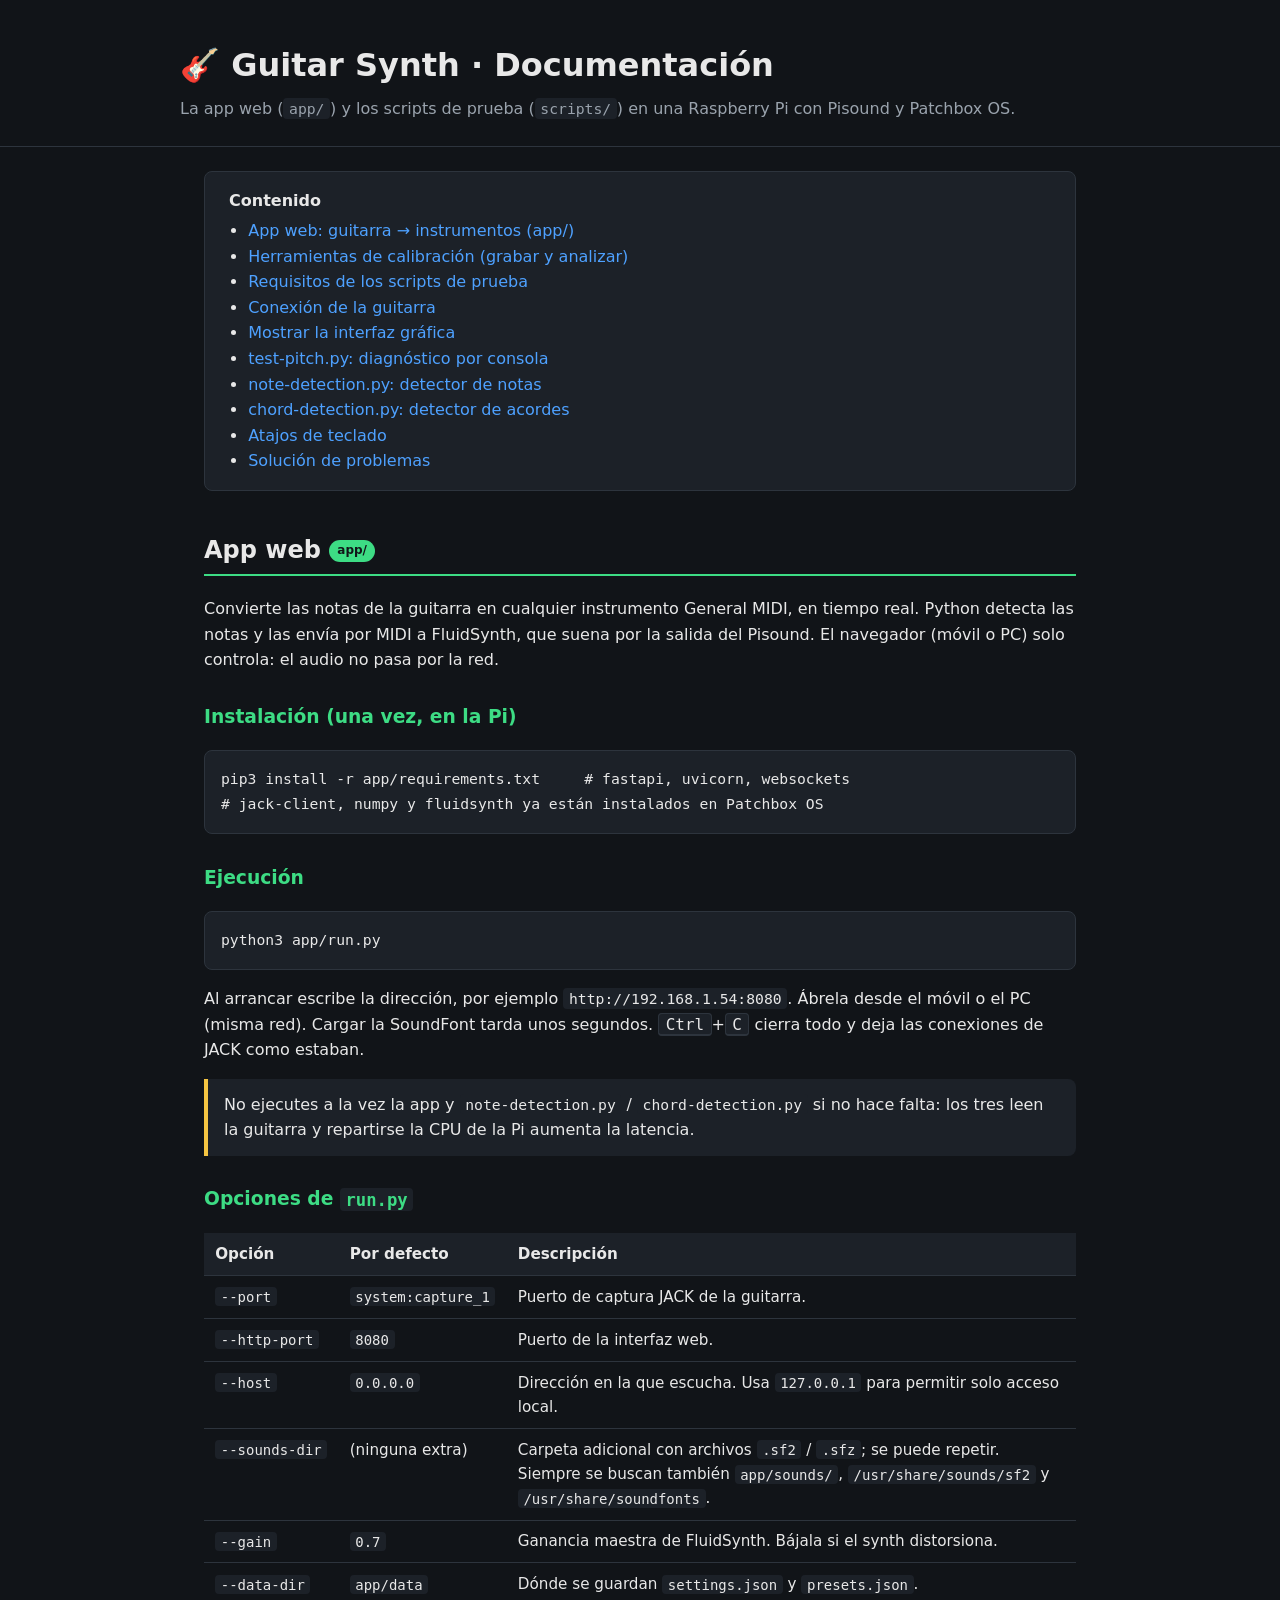
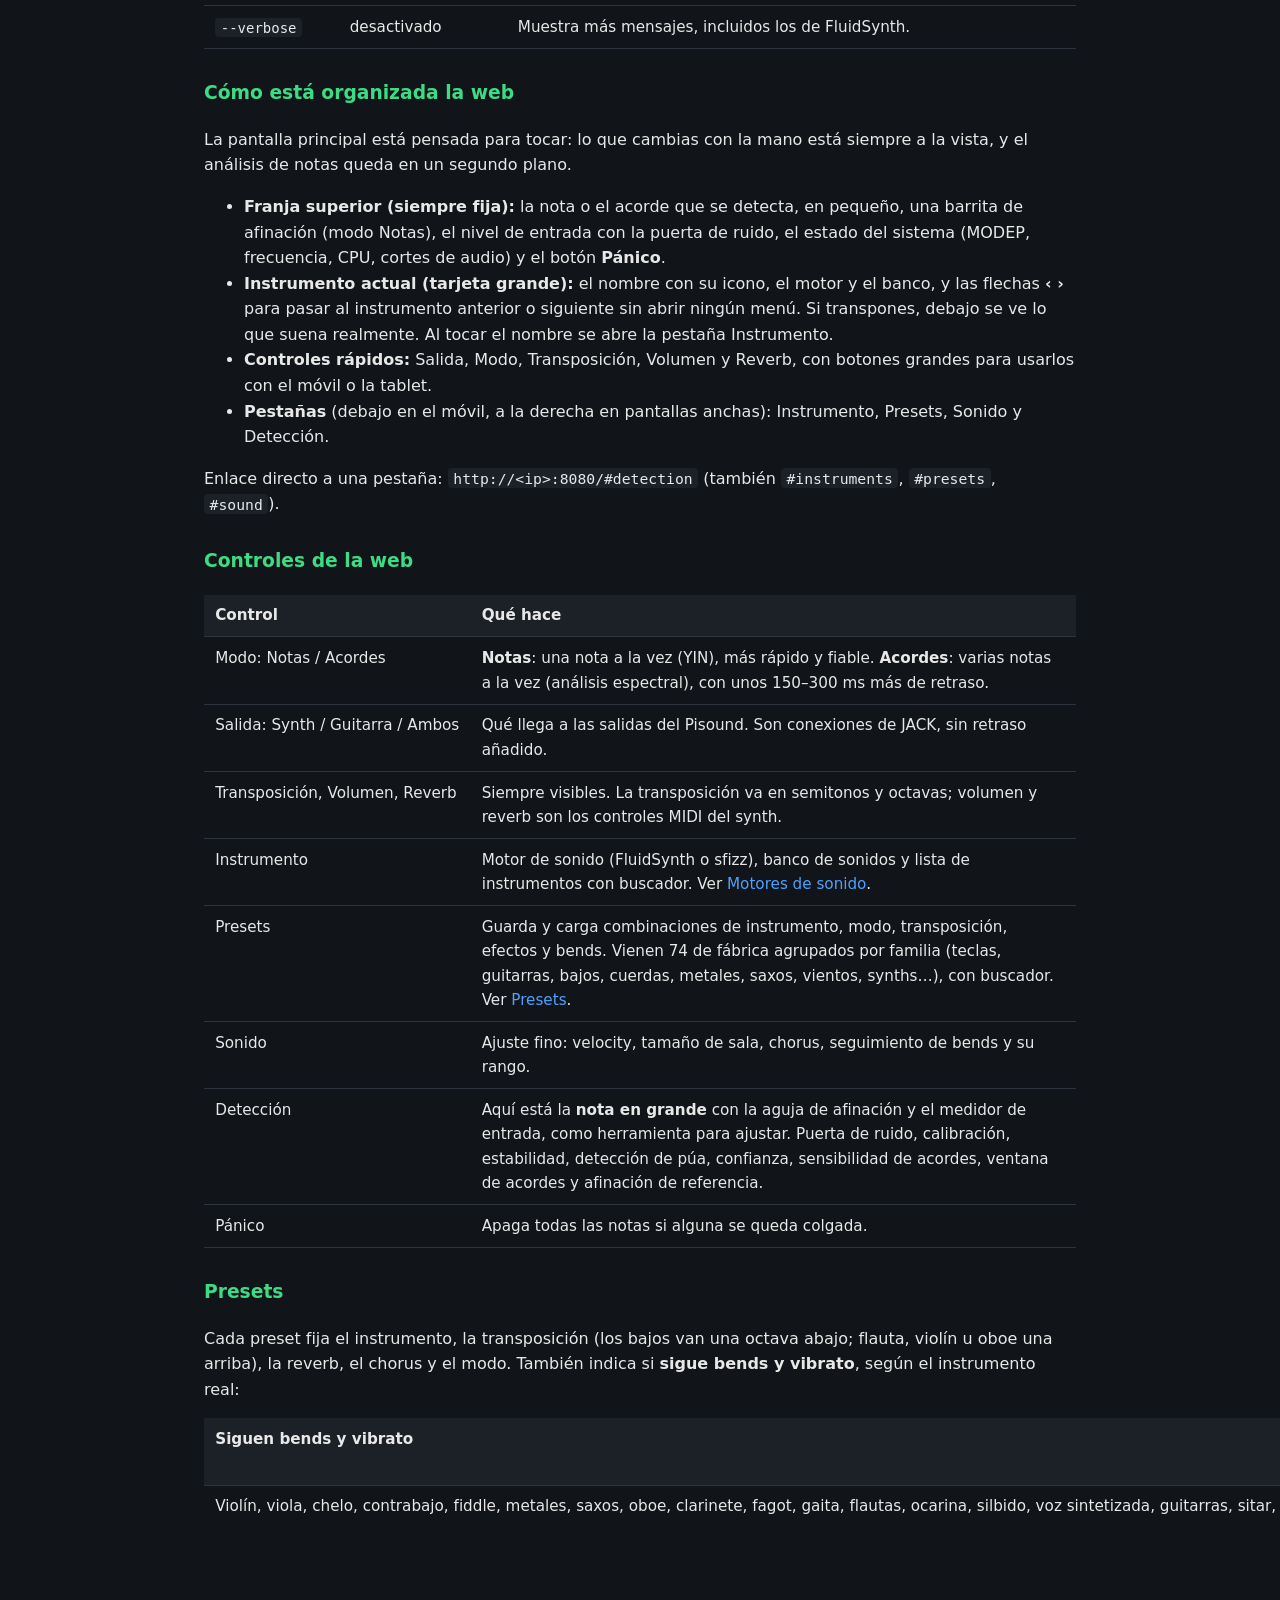
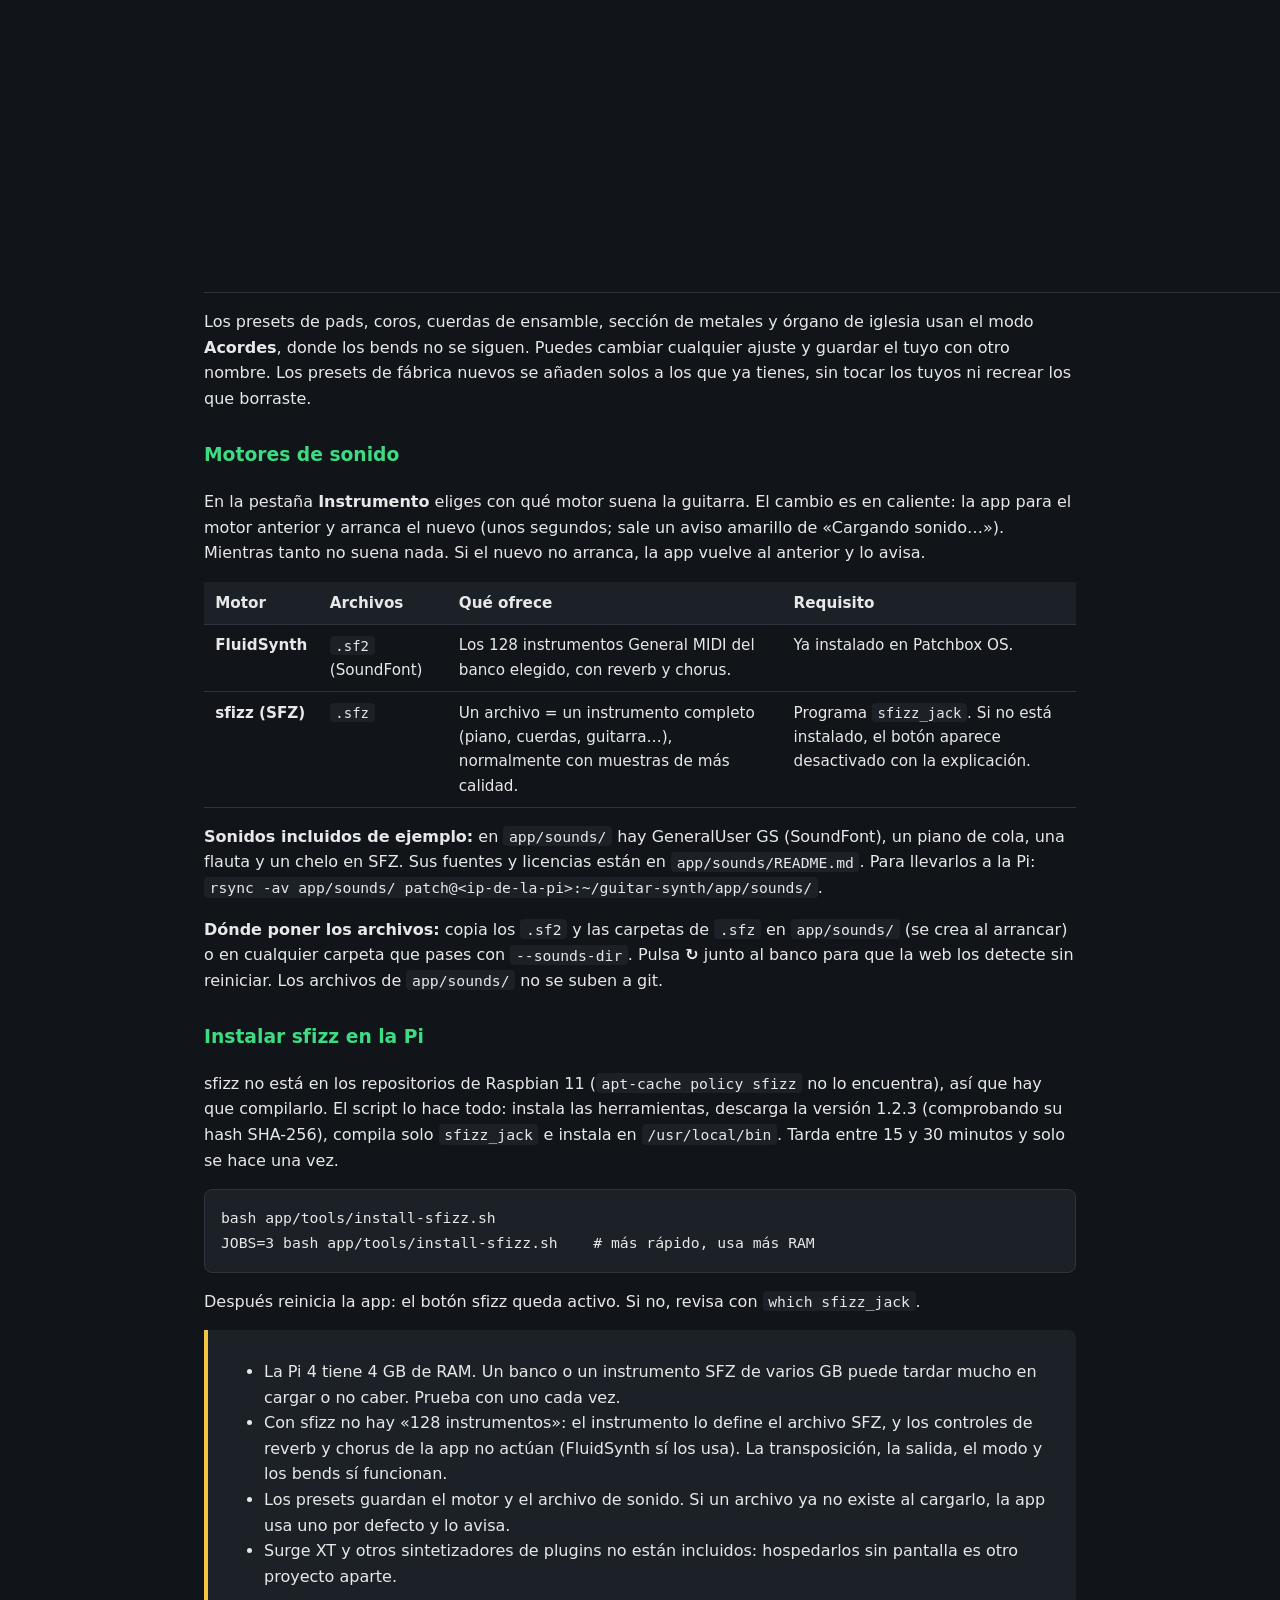
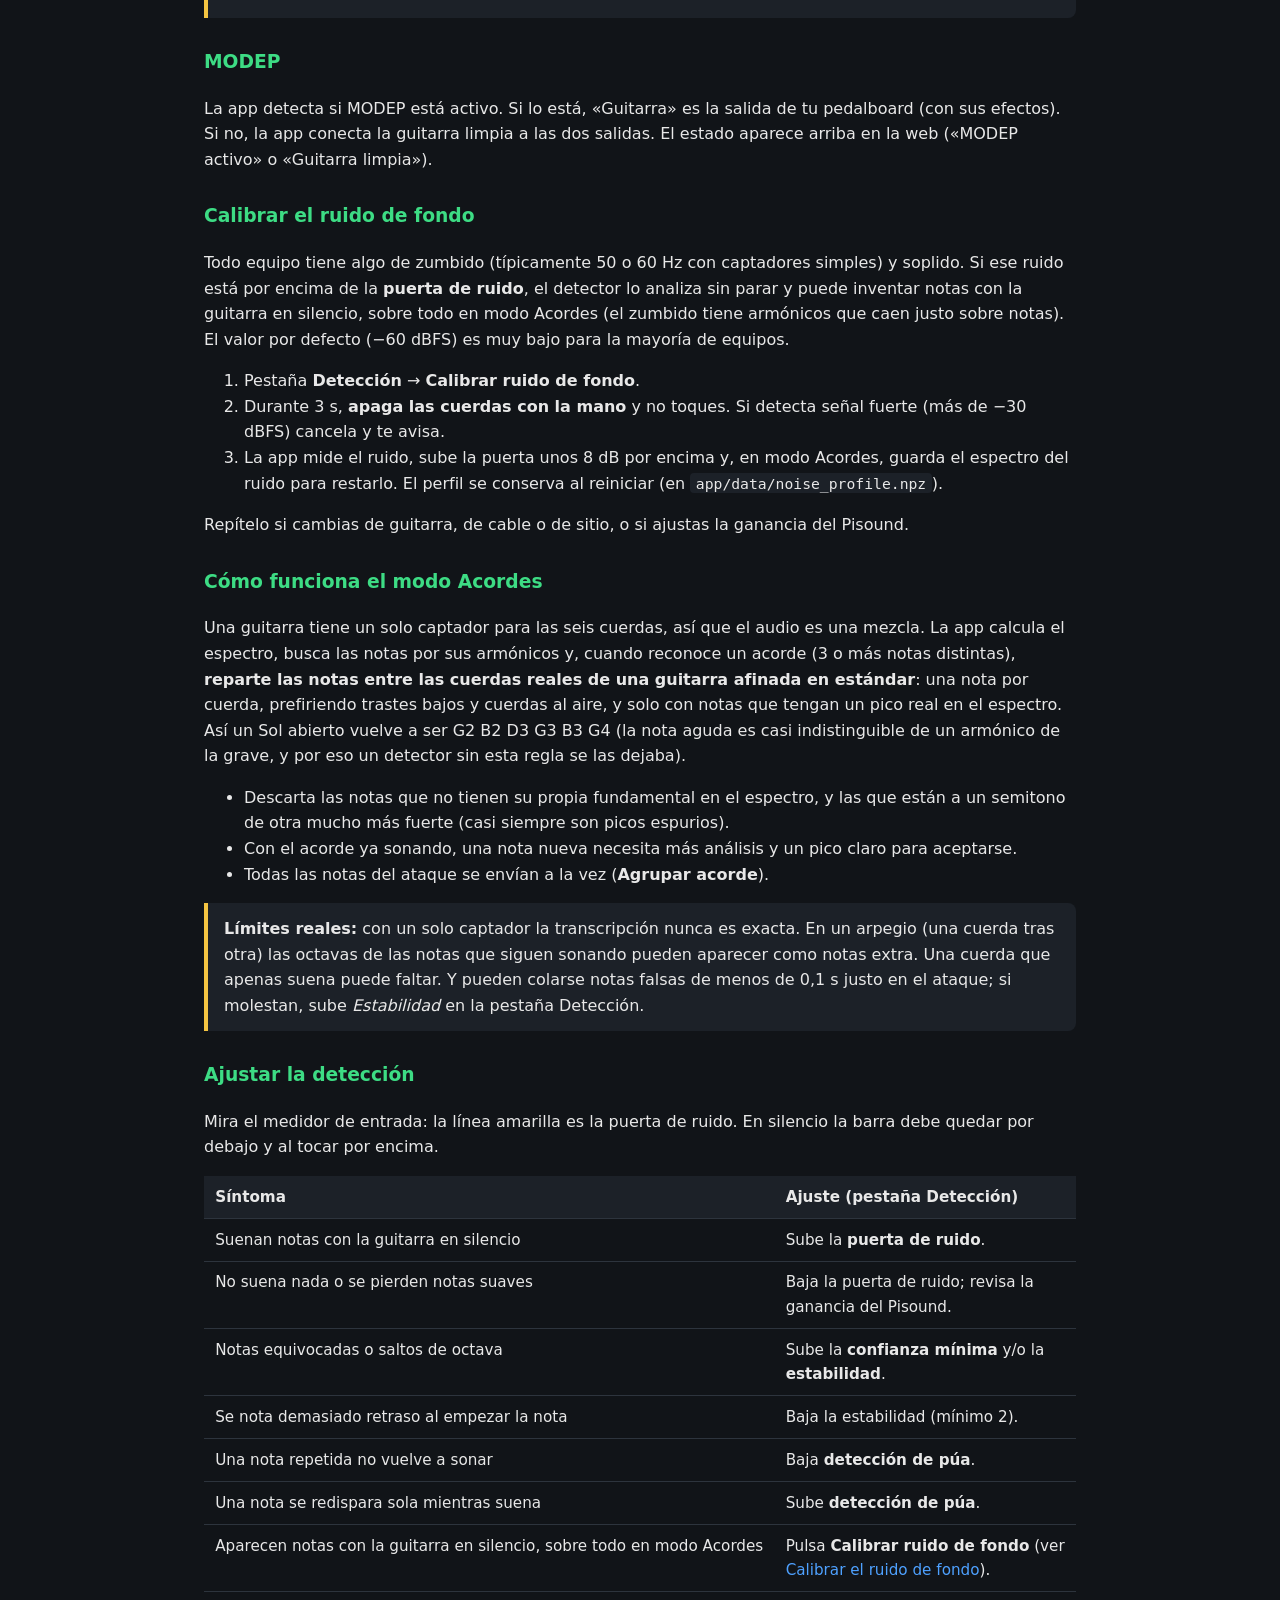
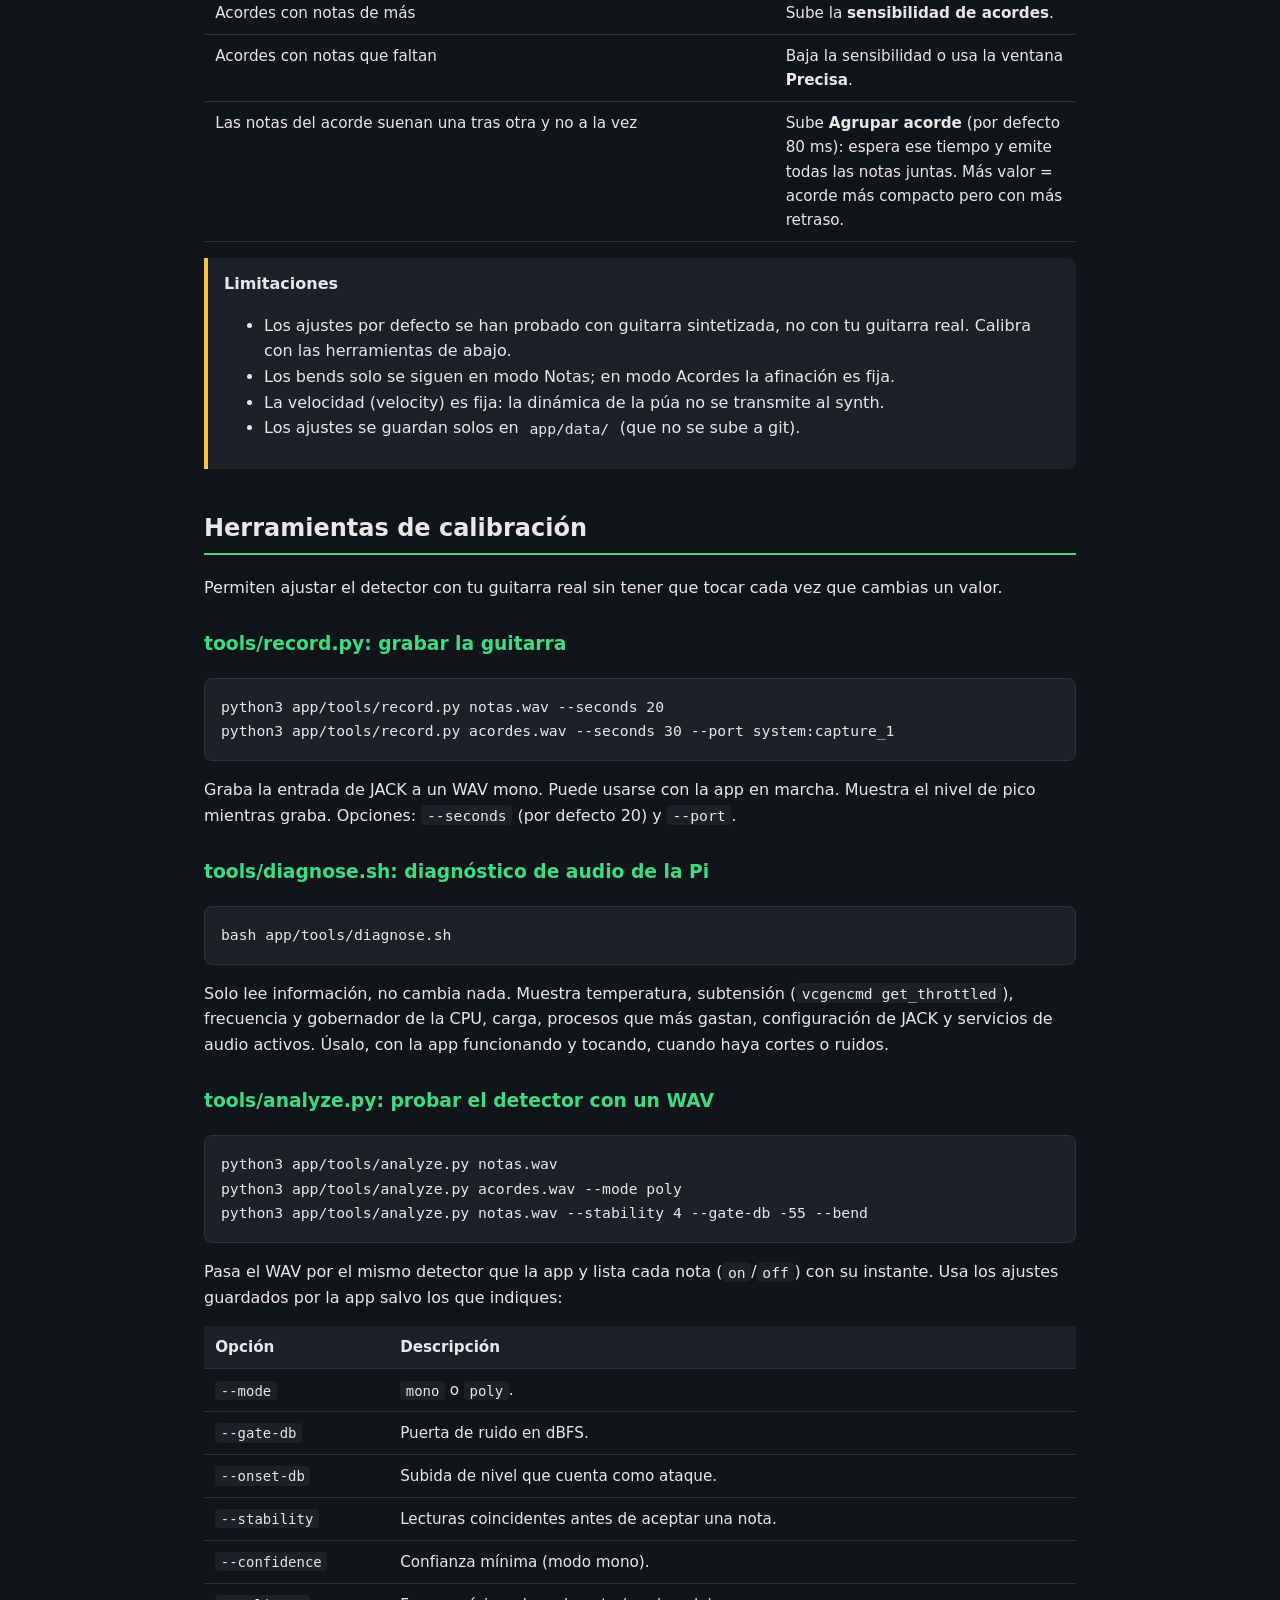
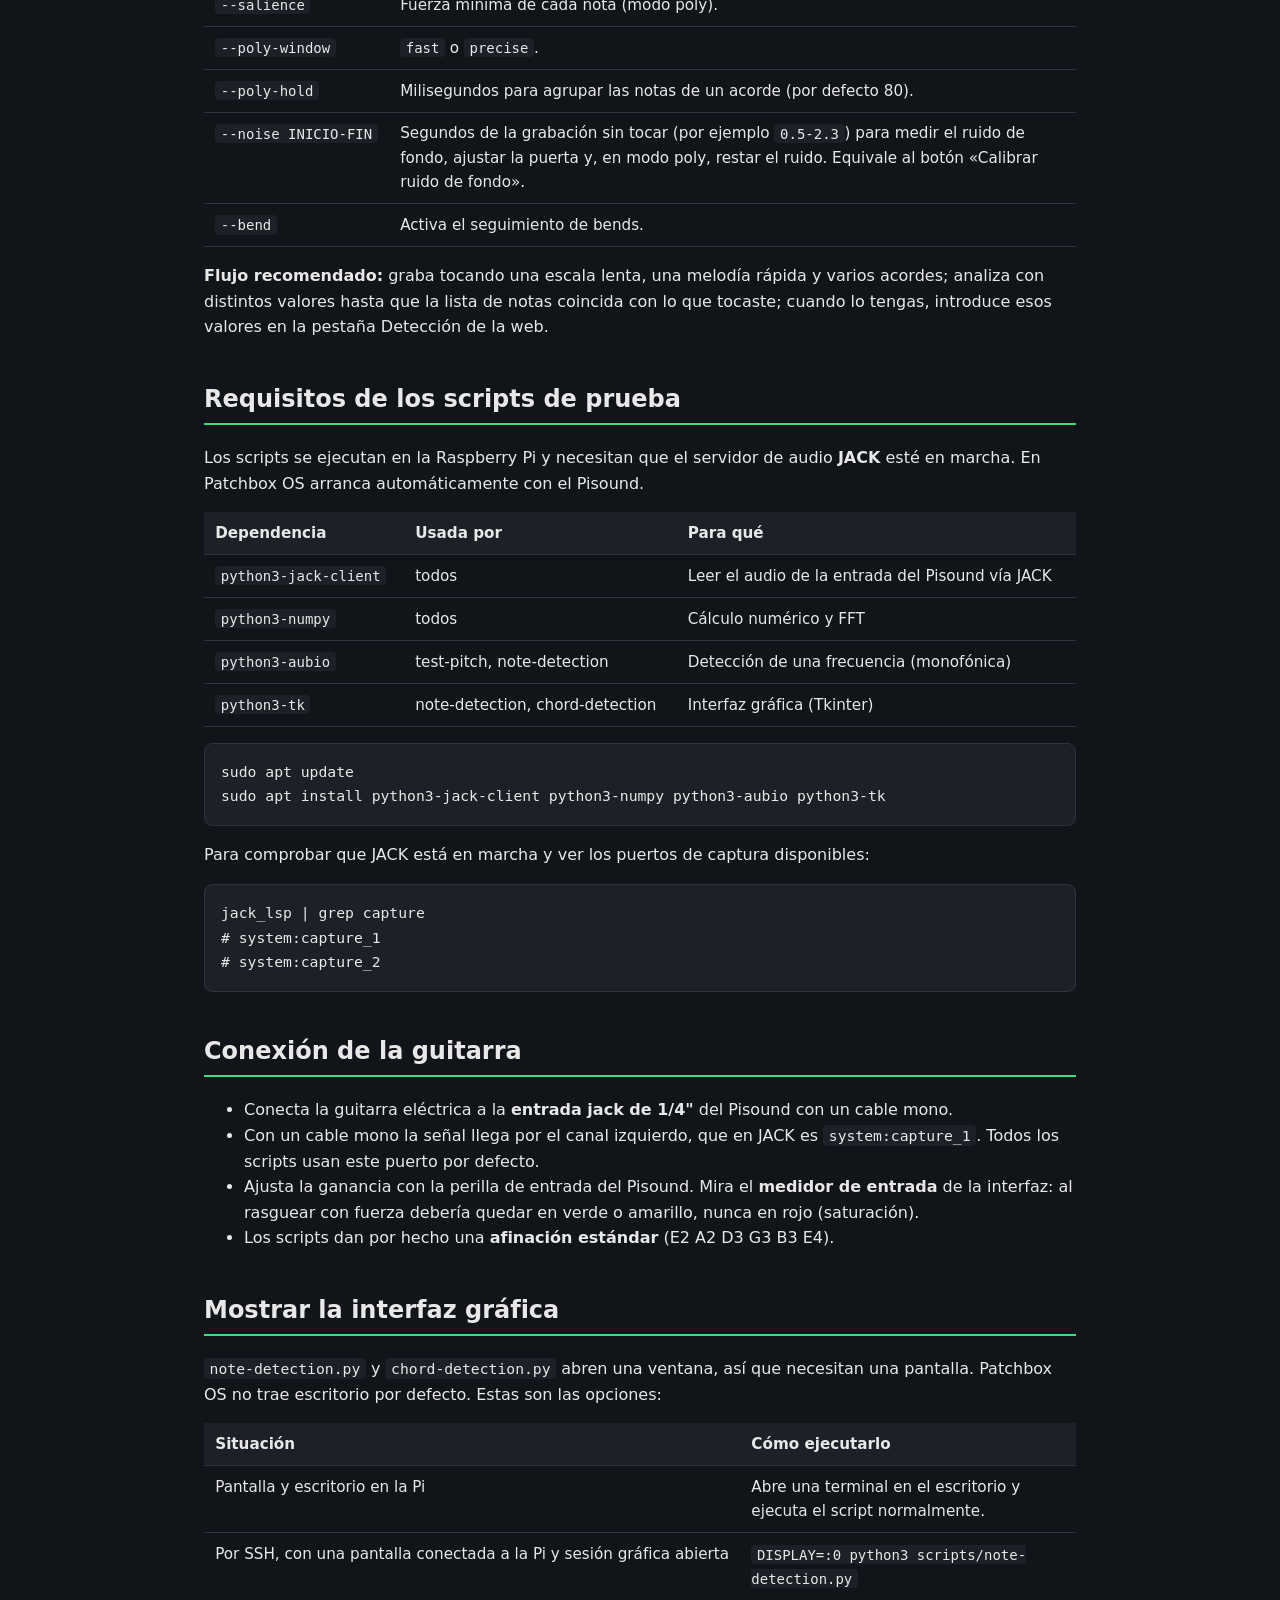
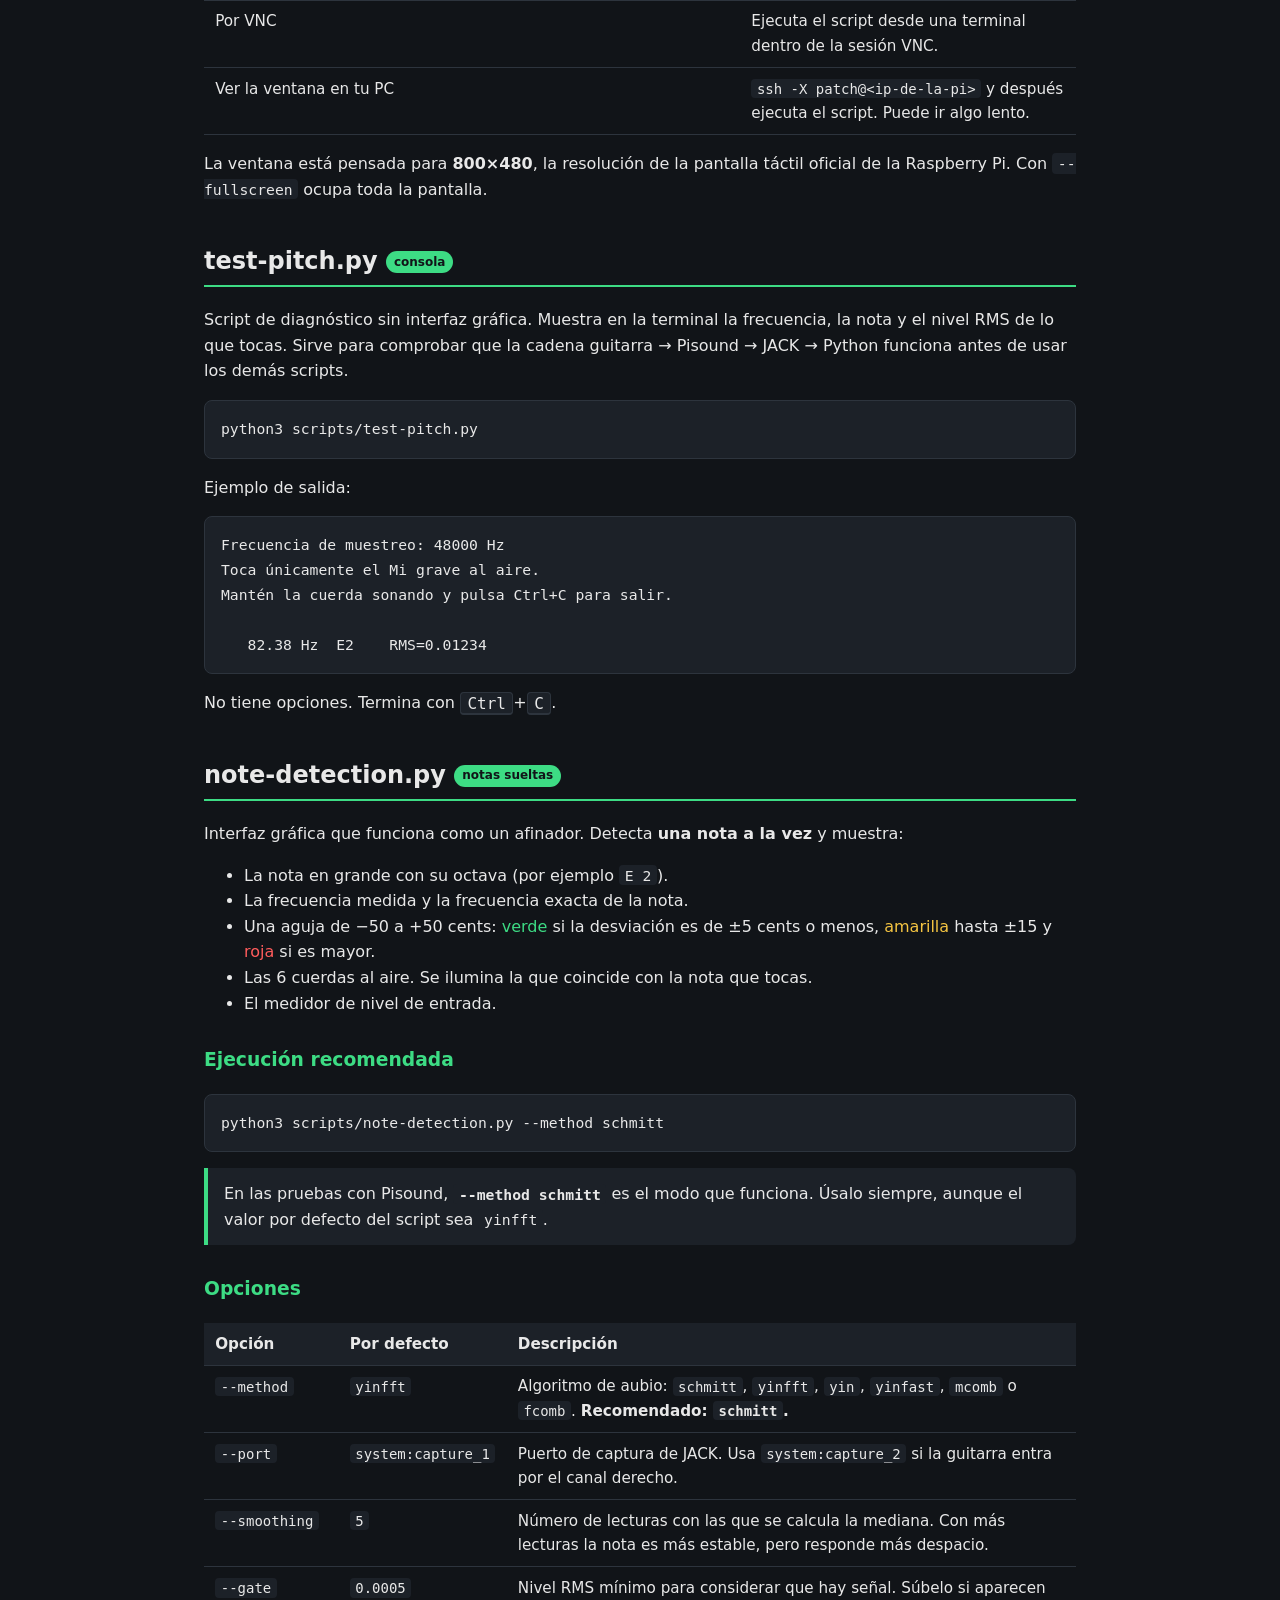
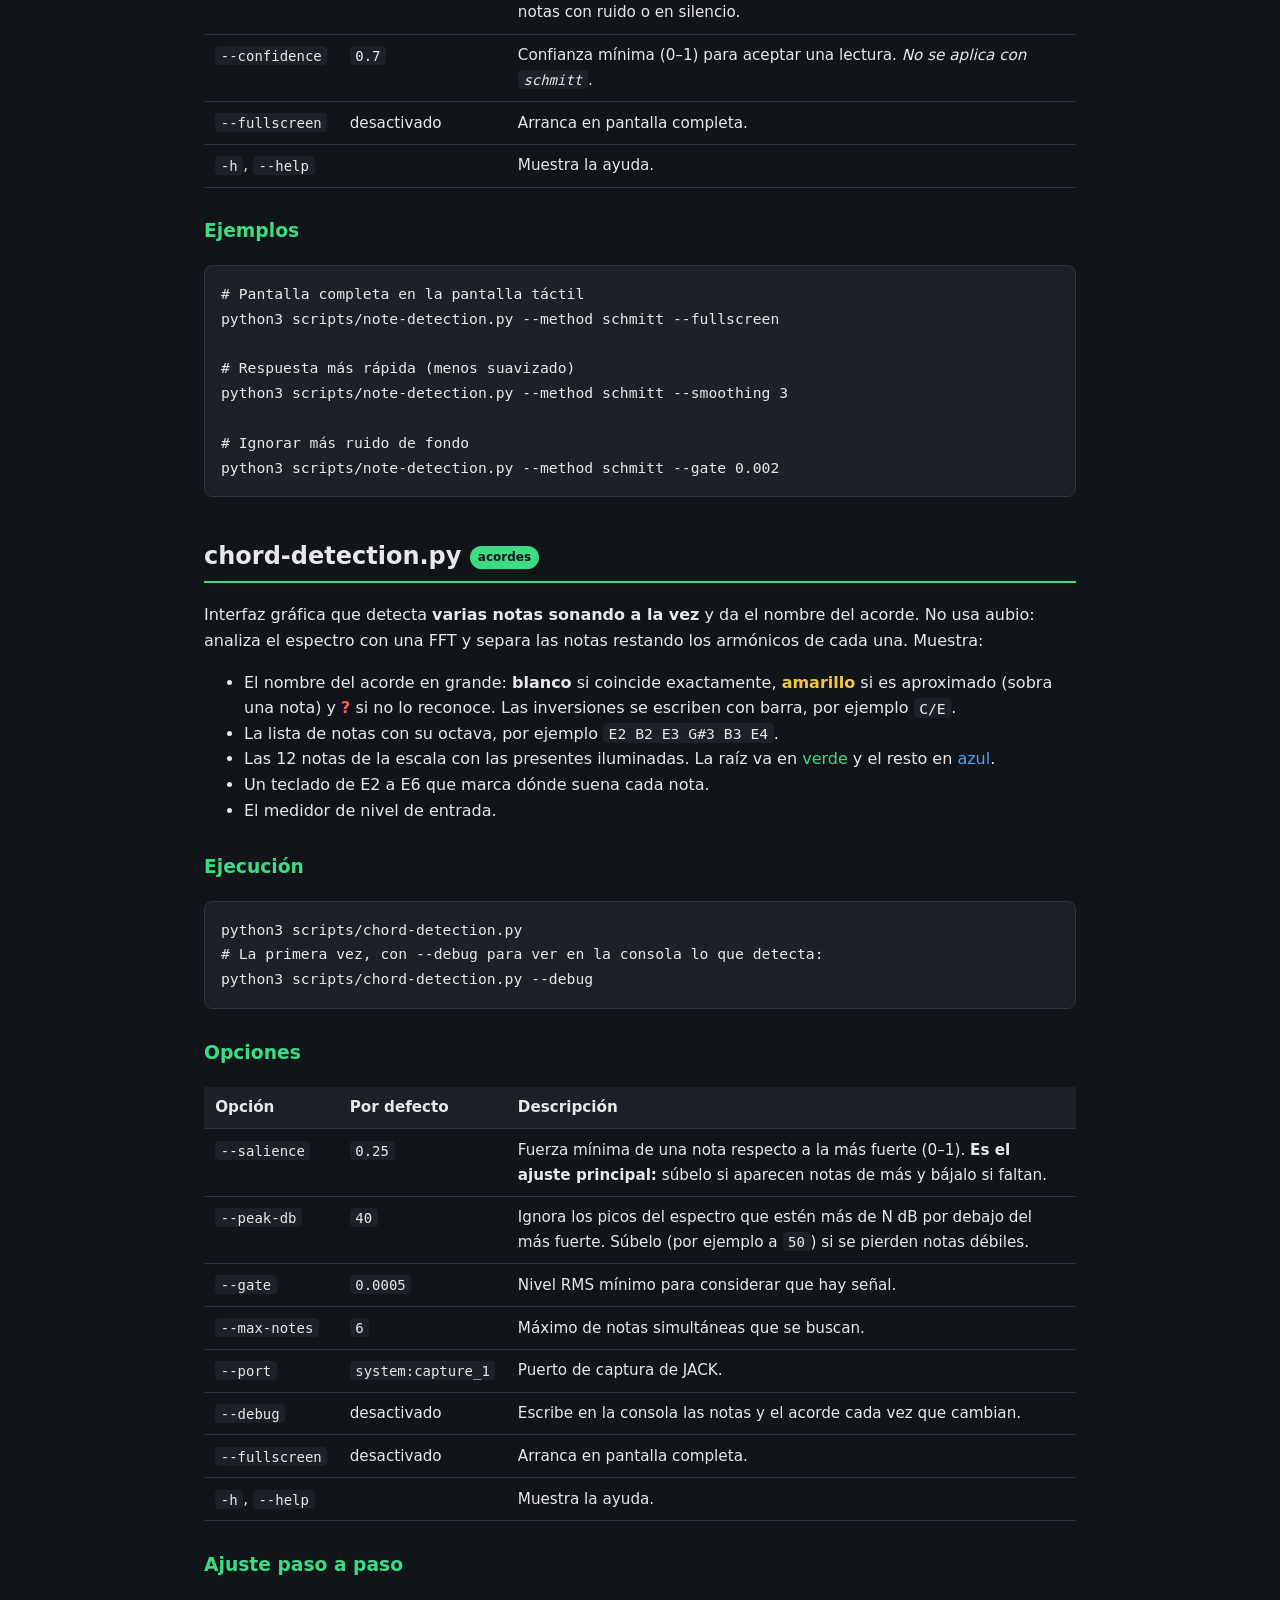
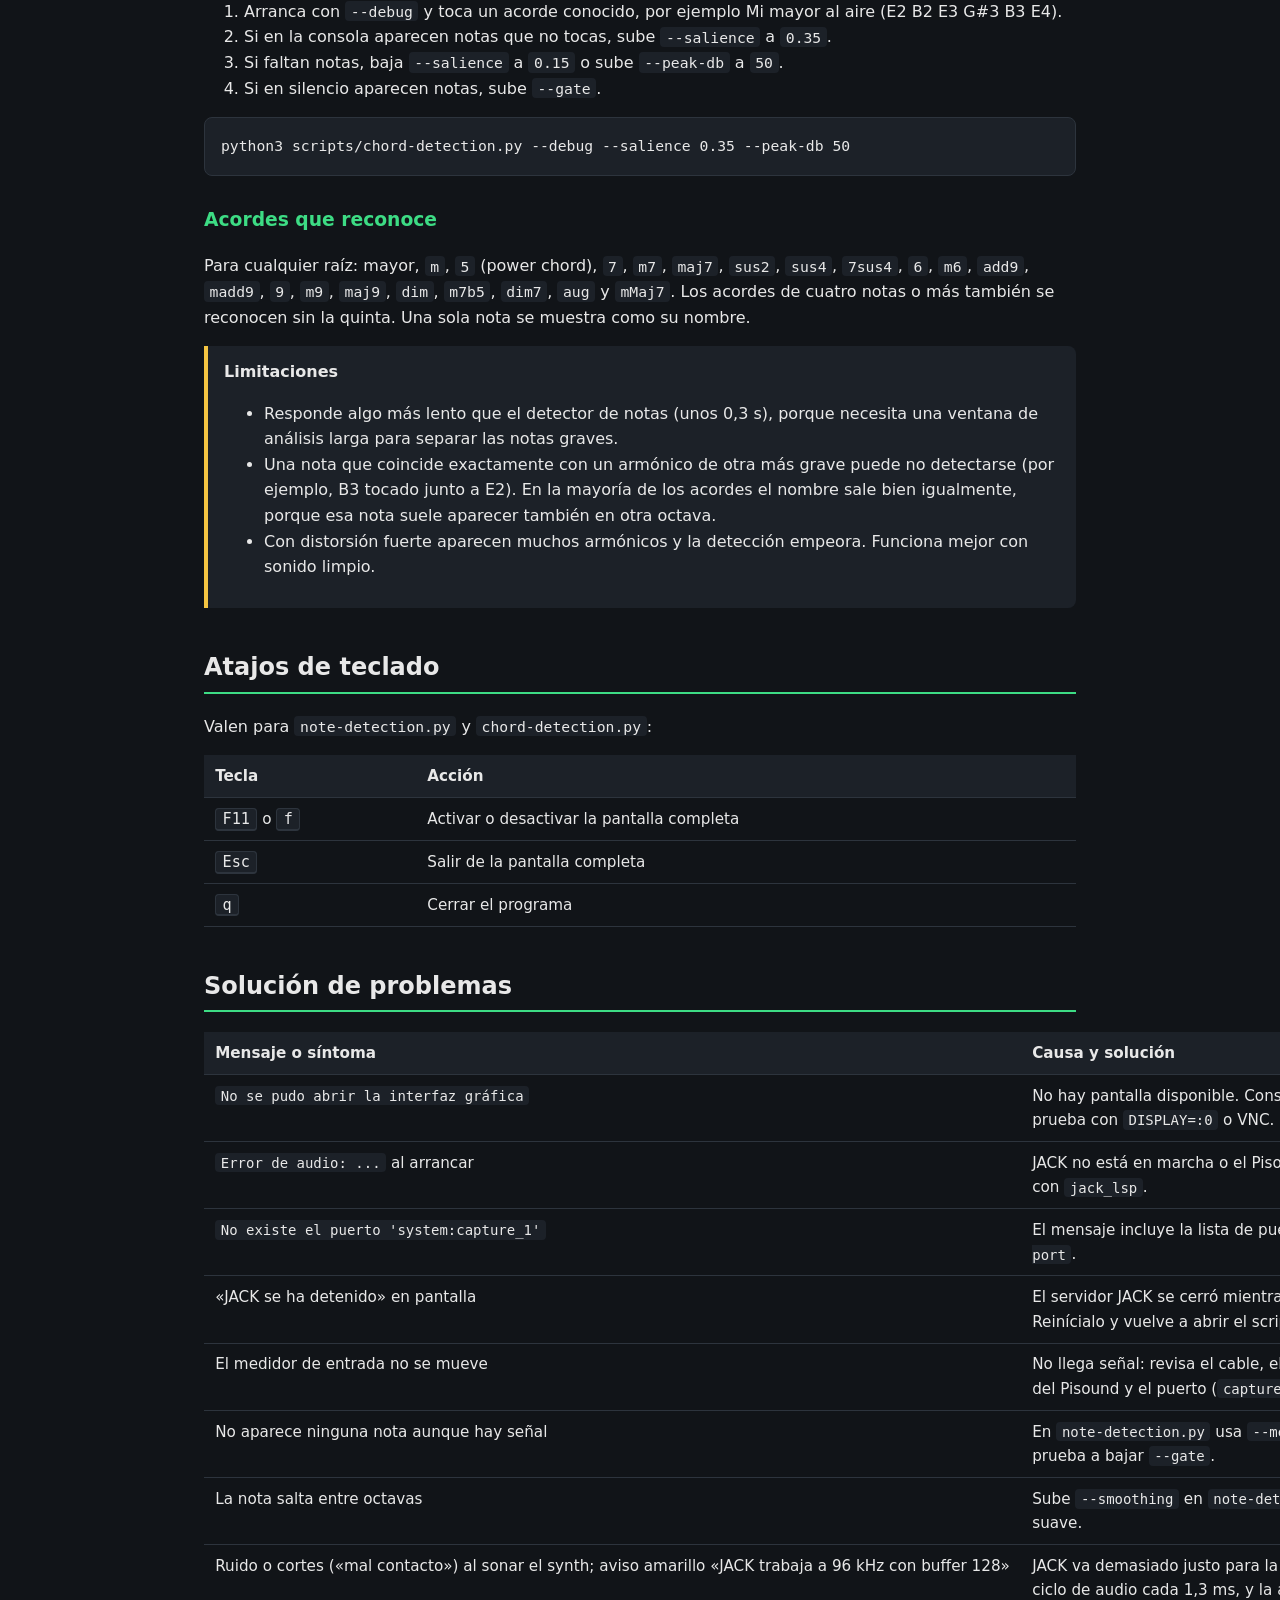
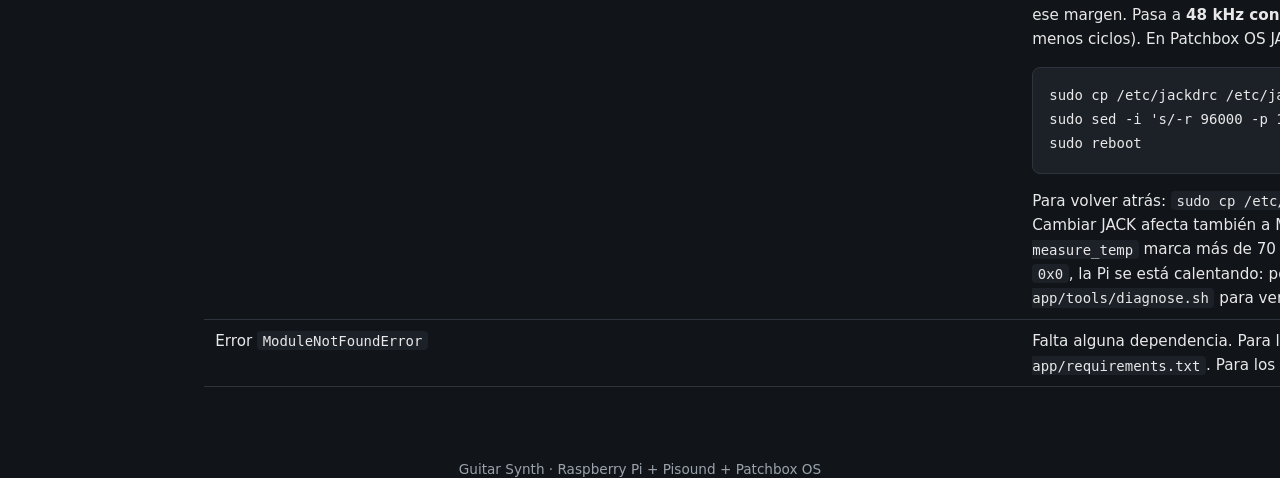
<file: documentation.html>
<!DOCTYPE html>
<html lang="es">
<head>
<meta charset="UTF-8">
<meta name="viewport" content="width=device-width, initial-scale=1.0">
<title>Guitar Synth · Documentación de scripts</title>
<style>
  :root {
    --bg: #111418;
    --panel: #1c2128;
    --fg: #e8e8e8;
    --dim: #9aa3ad;
    --accent: #3ddc84;
    --blue: #4ea1ff;
    --yellow: #f5c542;
    --red: #ff5c5c;
    --border: #2d343d;
  }
  * { box-sizing: border-box; }
  body {
    margin: 0;
    background: var(--bg);
    color: var(--fg);
    font-family: "DejaVu Sans", system-ui, sans-serif;
    line-height: 1.6;
  }
  header {
    padding: 2.5rem 1.5rem 1.5rem;
    border-bottom: 1px solid var(--border);
  }
  header h1 { margin: 0 0 .3rem; font-size: 2rem; }
  header p { margin: 0; color: var(--dim); }
  main { max-width: 920px; margin: 0 auto; padding: 1.5rem; }
  nav {
    background: var(--panel);
    border: 1px solid var(--border);
    border-radius: 8px;
    padding: 1rem 1.5rem;
    margin-bottom: 2rem;
  }
  nav ul { margin: .3rem 0 0; padding-left: 1.2rem; }
  a { color: var(--blue); text-decoration: none; }
  a:hover { text-decoration: underline; }
  h2 {
    margin-top: 2.5rem;
    padding-bottom: .3rem;
    border-bottom: 2px solid var(--accent);
  }
  h3 { margin-top: 1.8rem; color: var(--accent); }
  code {
    font-family: "DejaVu Sans Mono", monospace;
    background: var(--panel);
    padding: .1rem .35rem;
    border-radius: 4px;
    font-size: .92em;
  }
  pre {
    background: var(--panel);
    border: 1px solid var(--border);
    border-radius: 8px;
    padding: 1rem;
    overflow-x: auto;
  }
  pre code { background: none; padding: 0; }
  table {
    width: 100%;
    border-collapse: collapse;
    margin: 1rem 0;
    font-size: .95rem;
  }
  th, td {
    text-align: left;
    padding: .55rem .7rem;
    border-bottom: 1px solid var(--border);
    vertical-align: top;
  }
  th { background: var(--panel); }
  td:first-child { white-space: nowrap; }
  .note {
    border-left: 4px solid var(--blue);
    background: var(--panel);
    padding: .8rem 1rem;
    border-radius: 0 8px 8px 0;
    margin: 1rem 0;
  }
  .note.warn { border-color: var(--yellow); }
  .note.ok { border-color: var(--accent); }
  .badge {
    display: inline-block;
    font-size: .75rem;
    padding: .1rem .5rem;
    border-radius: 999px;
    background: var(--accent);
    color: var(--bg);
    font-weight: bold;
    vertical-align: middle;
  }
  kbd {
    font-family: "DejaVu Sans Mono", monospace;
    border: 1px solid var(--border);
    border-bottom-width: 2px;
    border-radius: 4px;
    padding: .05rem .4rem;
    background: var(--panel);
  }
  footer {
    color: var(--dim);
    text-align: center;
    padding: 2rem;
    font-size: .85rem;
  }
</style>
</head>
<body>
<header>
  <main style="padding:0">
    <h1>🎸 Guitar Synth · Documentación</h1>
    <p>La app web (<code>app/</code>) y los scripts de prueba (<code>scripts/</code>) en una Raspberry Pi con Pisound y Patchbox OS.</p>
  </main>
</header>

<main>
  <nav>
    <strong>Contenido</strong>
    <ul>
      <li><a href="#app">App web: guitarra → instrumentos (app/)</a></li>
      <li><a href="#app-tools">Herramientas de calibración (grabar y analizar)</a></li>
      <li><a href="#requisitos">Requisitos de los scripts de prueba</a></li>
      <li><a href="#conexion">Conexión de la guitarra</a></li>
      <li><a href="#pantalla">Mostrar la interfaz gráfica</a></li>
      <li><a href="#test-pitch">test-pitch.py: diagnóstico por consola</a></li>
      <li><a href="#note-detection">note-detection.py: detector de notas</a></li>
      <li><a href="#chord-detection">chord-detection.py: detector de acordes</a></li>
      <li><a href="#teclas">Atajos de teclado</a></li>
      <li><a href="#problemas">Solución de problemas</a></li>
    </ul>
  </nav>

  <!-- ─────────────────────────────────────────── -->
  <h2 id="app">App web <span class="badge">app/</span></h2>
  <p>Convierte las notas de la guitarra en cualquier instrumento General MIDI, en tiempo real. Python detecta las notas y las envía por MIDI a FluidSynth, que suena por la salida del Pisound. El navegador (móvil o PC) solo controla: el audio no pasa por la red.</p>

  <h3>Instalación (una vez, en la Pi)</h3>
<pre><code>pip3 install -r app/requirements.txt     # fastapi, uvicorn, websockets
# jack-client, numpy y fluidsynth ya están instalados en Patchbox OS</code></pre>

  <h3>Ejecución</h3>
<pre><code>python3 app/run.py</code></pre>
  <p>Al arrancar escribe la dirección, por ejemplo <code>http://192.168.1.54:8080</code>. Ábrela desde el móvil o el PC (misma red). Cargar la SoundFont tarda unos segundos. <kbd>Ctrl</kbd>+<kbd>C</kbd> cierra todo y deja las conexiones de JACK como estaban.</p>
  <div class="note warn">No ejecutes a la vez la app y <code>note-detection.py</code> / <code>chord-detection.py</code> si no hace falta: los tres leen la guitarra y repartirse la CPU de la Pi aumenta la latencia.</div>

  <h3>Opciones de <code>run.py</code></h3>
  <table>
    <tr><th>Opción</th><th>Por defecto</th><th>Descripción</th></tr>
    <tr><td><code>--port</code></td><td><code>system:capture_1</code></td><td>Puerto de captura JACK de la guitarra.</td></tr>
    <tr><td><code>--http-port</code></td><td><code>8080</code></td><td>Puerto de la interfaz web.</td></tr>
    <tr><td><code>--host</code></td><td><code>0.0.0.0</code></td><td>Dirección en la que escucha. Usa <code>127.0.0.1</code> para permitir solo acceso local.</td></tr>
    <tr><td><code>--sounds-dir</code></td><td>(ninguna extra)</td><td>Carpeta adicional con archivos <code>.sf2</code> / <code>.sfz</code>; se puede repetir. Siempre se buscan también <code>app/sounds/</code>, <code>/usr/share/sounds/sf2</code> y <code>/usr/share/soundfonts</code>.</td></tr>
    <tr><td><code>--gain</code></td><td><code>0.7</code></td><td>Ganancia maestra de FluidSynth. Bájala si el synth distorsiona.</td></tr>
    <tr><td><code>--data-dir</code></td><td><code>app/data</code></td><td>Dónde se guardan <code>settings.json</code> y <code>presets.json</code>.</td></tr>
    <tr><td><code>--verbose</code></td><td>desactivado</td><td>Muestra más mensajes, incluidos los de FluidSynth.</td></tr>
  </table>

  <h3>Cómo está organizada la web</h3>
  <p>La pantalla principal está pensada para tocar: lo que cambias con la mano está siempre a la vista, y el análisis de notas queda en un segundo plano.</p>
  <ul>
    <li><strong>Franja superior (siempre fija):</strong> la nota o el acorde que se detecta, en pequeño, una barrita de afinación (modo Notas), el nivel de entrada con la puerta de ruido, el estado del sistema (MODEP, frecuencia, CPU, cortes de audio) y el botón <strong>Pánico</strong>.</li>
    <li><strong>Instrumento actual (tarjeta grande):</strong> el nombre con su icono, el motor y el banco, y las flechas <strong>‹ ›</strong> para pasar al instrumento anterior o siguiente sin abrir ningún menú. Si transpones, debajo se ve lo que suena realmente. Al tocar el nombre se abre la pestaña Instrumento.</li>
    <li><strong>Controles rápidos:</strong> Salida, Modo, Transposición, Volumen y Reverb, con botones grandes para usarlos con el móvil o la tablet.</li>
    <li><strong>Pestañas</strong> (debajo en el móvil, a la derecha en pantallas anchas): Instrumento, Presets, Sonido y Detección.</li>
  </ul>
  <p>Enlace directo a una pestaña: <code>http://&lt;ip&gt;:8080/#detection</code> (también <code>#instruments</code>, <code>#presets</code>, <code>#sound</code>).</p>

  <h3>Controles de la web</h3>
  <table>
    <tr><th>Control</th><th>Qué hace</th></tr>
    <tr><td>Modo: Notas / Acordes</td><td><strong>Notas</strong>: una nota a la vez (YIN), más rápido y fiable. <strong>Acordes</strong>: varias notas a la vez (análisis espectral), con unos 150–300 ms más de retraso.</td></tr>
    <tr><td>Salida: Synth / Guitarra / Ambos</td><td>Qué llega a las salidas del Pisound. Son conexiones de JACK, sin retraso añadido.</td></tr>
    <tr><td>Transposición, Volumen, Reverb</td><td>Siempre visibles. La transposición va en semitonos y octavas; volumen y reverb son los controles MIDI del synth.</td></tr>
    <tr><td>Instrumento</td><td>Motor de sonido (FluidSynth o sfizz), banco de sonidos y lista de instrumentos con buscador. Ver <a href="#motores">Motores de sonido</a>.</td></tr>
    <tr><td>Presets</td><td>Guarda y carga combinaciones de instrumento, modo, transposición, efectos y bends. Vienen 74 de fábrica agrupados por familia (teclas, guitarras, bajos, cuerdas, metales, saxos, vientos, synths…), con buscador. Ver <a href="#presets">Presets</a>.</td></tr>
    <tr><td>Sonido</td><td>Ajuste fino: velocity, tamaño de sala, chorus, seguimiento de bends y su rango.</td></tr>
    <tr><td>Detección</td><td>Aquí está la <strong>nota en grande</strong> con la aguja de afinación y el medidor de entrada, como herramienta para ajustar. Puerta de ruido, calibración, estabilidad, detección de púa, confianza, sensibilidad de acordes, ventana de acordes y afinación de referencia.</td></tr>
    <tr><td>Pánico</td><td>Apaga todas las notas si alguna se queda colgada.</td></tr>
  </table>

  <h3 id="presets">Presets</h3>
  <p>Cada preset fija el instrumento, la transposición (los bajos van una octava abajo; flauta, violín u oboe una arriba), la reverb, el chorus y el modo. También indica si <strong>sigue bends y vibrato</strong>, según el instrumento real:</p>
  <table>
    <tr><th>Siguen bends y vibrato</th><th>No los siguen</th></tr>
    <tr><td>Violín, viola, chelo, contrabajo, fiddle, metales, saxos, oboe, clarinete, fagot, gaita, flautas, ocarina, silbido, voz sintetizada, guitarras, sitar, armónica, bajos eléctricos y fretless, leads de synth</td><td>Pianos, órganos, clavecín, clavinet, acordeón, percusión melódica (vibráfono, marimba, celesta…), arpa, banjo, koto, pizzicato, bajo slap y sintetizado</td></tr>
  </table>
  <p>Los presets de pads, coros, cuerdas de ensamble, sección de metales y órgano de iglesia usan el modo <strong>Acordes</strong>, donde los bends no se siguen. Puedes cambiar cualquier ajuste y guardar el tuyo con otro nombre. Los presets de fábrica nuevos se añaden solos a los que ya tienes, sin tocar los tuyos ni recrear los que borraste.</p>

  <h3 id="motores">Motores de sonido</h3>
  <p>En la pestaña <strong>Instrumento</strong> eliges con qué motor suena la guitarra. El cambio es en caliente: la app para el motor anterior y arranca el nuevo (unos segundos; sale un aviso amarillo de «Cargando sonido…»). Mientras tanto no suena nada. Si el nuevo no arranca, la app vuelve al anterior y lo avisa.</p>
  <table>
    <tr><th>Motor</th><th>Archivos</th><th>Qué ofrece</th><th>Requisito</th></tr>
    <tr><td><strong>FluidSynth</strong></td><td><code>.sf2</code> (SoundFont)</td><td>Los 128 instrumentos General MIDI del banco elegido, con reverb y chorus.</td><td>Ya instalado en Patchbox OS.</td></tr>
    <tr><td><strong>sfizz (SFZ)</strong></td><td><code>.sfz</code></td><td>Un archivo = un instrumento completo (piano, cuerdas, guitarra…), normalmente con muestras de más calidad.</td><td>Programa <code>sfizz_jack</code>. Si no está instalado, el botón aparece desactivado con la explicación.</td></tr>
  </table>
  <p><strong>Sonidos incluidos de ejemplo:</strong> en <code>app/sounds/</code> hay GeneralUser GS (SoundFont), un piano de cola, una flauta y un chelo en SFZ. Sus fuentes y licencias están en <code>app/sounds/README.md</code>. Para llevarlos a la Pi: <code>rsync -av app/sounds/ patch@&lt;ip-de-la-pi&gt;:~/guitar-synth/app/sounds/</code>.</p>
  <p><strong>Dónde poner los archivos:</strong> copia los <code>.sf2</code> y las carpetas de <code>.sfz</code> en <code>app/sounds/</code> (se crea al arrancar) o en cualquier carpeta que pases con <code>--sounds-dir</code>. Pulsa <strong>↻</strong> junto al banco para que la web los detecte sin reiniciar. Los archivos de <code>app/sounds/</code> no se suben a git.</p>
  <h3>Instalar sfizz en la Pi</h3>
  <p>sfizz no está en los repositorios de Raspbian 11 (<code>apt-cache policy sfizz</code> no lo encuentra), así que hay que compilarlo. El script lo hace todo: instala las herramientas, descarga la versión 1.2.3 (comprobando su hash SHA-256), compila solo <code>sfizz_jack</code> e instala en <code>/usr/local/bin</code>. Tarda entre 15 y 30 minutos y solo se hace una vez.</p>
<pre><code>bash app/tools/install-sfizz.sh
JOBS=3 bash app/tools/install-sfizz.sh    # más rápido, usa más RAM</code></pre>
  <p>Después reinicia la app: el botón sfizz queda activo. Si no, revisa con <code>which sfizz_jack</code>.</p>

  <div class="note warn">
    <ul>
      <li>La Pi 4 tiene 4 GB de RAM. Un banco o un instrumento SFZ de varios GB puede tardar mucho en cargar o no caber. Prueba con uno cada vez.</li>
      <li>Con sfizz no hay «128 instrumentos»: el instrumento lo define el archivo SFZ, y los controles de reverb y chorus de la app no actúan (FluidSynth sí los usa). La transposición, la salida, el modo y los bends sí funcionan.</li>
      <li>Los presets guardan el motor y el archivo de sonido. Si un archivo ya no existe al cargarlo, la app usa uno por defecto y lo avisa.</li>
      <li>Surge XT y otros sintetizadores de plugins no están incluidos: hospedarlos sin pantalla es otro proyecto aparte.</li>
    </ul>
  </div>

  <h3>MODEP</h3>
  <p>La app detecta si MODEP está activo. Si lo está, «Guitarra» es la salida de tu pedalboard (con sus efectos). Si no, la app conecta la guitarra limpia a las dos salidas. El estado aparece arriba en la web («MODEP activo» o «Guitarra limpia»).</p>

  <h3 id="calibrar">Calibrar el ruido de fondo</h3>
  <p>Todo equipo tiene algo de zumbido (típicamente 50 o 60 Hz con captadores simples) y soplido. Si ese ruido está por encima de la <strong>puerta de ruido</strong>, el detector lo analiza sin parar y puede inventar notas con la guitarra en silencio, sobre todo en modo Acordes (el zumbido tiene armónicos que caen justo sobre notas). El valor por defecto (−60 dBFS) es muy bajo para la mayoría de equipos.</p>
  <ol>
    <li>Pestaña <strong>Detección</strong> → <strong>Calibrar ruido de fondo</strong>.</li>
    <li>Durante 3 s, <strong>apaga las cuerdas con la mano</strong> y no toques. Si detecta señal fuerte (más de −30 dBFS) cancela y te avisa.</li>
    <li>La app mide el ruido, sube la puerta unos 8 dB por encima y, en modo Acordes, guarda el espectro del ruido para restarlo. El perfil se conserva al reiniciar (en <code>app/data/noise_profile.npz</code>).</li>
  </ol>
  <p>Repítelo si cambias de guitarra, de cable o de sitio, o si ajustas la ganancia del Pisound.</p>

  <h3 id="acordes">Cómo funciona el modo Acordes</h3>
  <p>Una guitarra tiene un solo captador para las seis cuerdas, así que el audio es una mezcla. La app calcula el espectro, busca las notas por sus armónicos y, cuando reconoce un acorde (3 o más notas distintas), <strong>reparte las notas entre las cuerdas reales de una guitarra afinada en estándar</strong>: una nota por cuerda, prefiriendo trastes bajos y cuerdas al aire, y solo con notas que tengan un pico real en el espectro. Así un Sol abierto vuelve a ser G2 B2 D3 G3 B3 G4 (la nota aguda es casi indistinguible de un armónico de la grave, y por eso un detector sin esta regla se las dejaba).</p>
  <ul>
    <li>Descarta las notas que no tienen su propia fundamental en el espectro, y las que están a un semitono de otra mucho más fuerte (casi siempre son picos espurios).</li>
    <li>Con el acorde ya sonando, una nota nueva necesita más análisis y un pico claro para aceptarse.</li>
    <li>Todas las notas del ataque se envían a la vez (<strong>Agrupar acorde</strong>).</li>
  </ul>
  <div class="note warn">
    <strong>Límites reales:</strong> con un solo captador la transcripción nunca es exacta. En un arpegio (una cuerda tras otra) las octavas de las notas que siguen sonando pueden aparecer como notas extra. Una cuerda que apenas suena puede faltar. Y pueden colarse notas falsas de menos de 0,1 s justo en el ataque; si molestan, sube <em>Estabilidad</em> en la pestaña Detección.
  </div>

  <h3>Ajustar la detección</h3>
  <p>Mira el medidor de entrada: la línea amarilla es la puerta de ruido. En silencio la barra debe quedar por debajo y al tocar por encima.</p>
  <table>
    <tr><th>Síntoma</th><th>Ajuste (pestaña Detección)</th></tr>
    <tr><td>Suenan notas con la guitarra en silencio</td><td>Sube la <strong>puerta de ruido</strong>.</td></tr>
    <tr><td>No suena nada o se pierden notas suaves</td><td>Baja la puerta de ruido; revisa la ganancia del Pisound.</td></tr>
    <tr><td>Notas equivocadas o saltos de octava</td><td>Sube la <strong>confianza mínima</strong> y/o la <strong>estabilidad</strong>.</td></tr>
    <tr><td>Se nota demasiado retraso al empezar la nota</td><td>Baja la estabilidad (mínimo 2).</td></tr>
    <tr><td>Una nota repetida no vuelve a sonar</td><td>Baja <strong>detección de púa</strong>.</td></tr>
    <tr><td>Una nota se redispara sola mientras suena</td><td>Sube <strong>detección de púa</strong>.</td></tr>
    <tr><td>Aparecen notas con la guitarra en silencio, sobre todo en modo Acordes</td><td>Pulsa <strong>Calibrar ruido de fondo</strong> (ver <a href="#calibrar">Calibrar el ruido de fondo</a>).</td></tr>
    <tr><td>Acordes con notas de más</td><td>Sube la <strong>sensibilidad de acordes</strong>.</td></tr>
    <tr><td>Acordes con notas que faltan</td><td>Baja la sensibilidad o usa la ventana <strong>Precisa</strong>.</td></tr>
    <tr><td>Las notas del acorde suenan una tras otra y no a la vez</td><td>Sube <strong>Agrupar acorde</strong> (por defecto 80 ms): espera ese tiempo y emite todas las notas juntas. Más valor = acorde más compacto pero con más retraso.</td></tr>
  </table>

  <div class="note warn">
    <strong>Limitaciones</strong>
    <ul>
      <li>Los ajustes por defecto se han probado con guitarra sintetizada, no con tu guitarra real. Calibra con las herramientas de abajo.</li>
      <li>Los bends solo se siguen en modo Notas; en modo Acordes la afinación es fija.</li>
      <li>La velocidad (velocity) es fija: la dinámica de la púa no se transmite al synth.</li>
      <li>Los ajustes se guardan solos en <code>app/data/</code> (que no se sube a git).</li>
    </ul>
  </div>

  <!-- ─────────────────────────────────────────── -->
  <h2 id="app-tools">Herramientas de calibración</h2>
  <p>Permiten ajustar el detector con tu guitarra real sin tener que tocar cada vez que cambias un valor.</p>

  <h3>tools/record.py: grabar la guitarra</h3>
<pre><code>python3 app/tools/record.py notas.wav --seconds 20
python3 app/tools/record.py acordes.wav --seconds 30 --port system:capture_1</code></pre>
  <p>Graba la entrada de JACK a un WAV mono. Puede usarse con la app en marcha. Muestra el nivel de pico mientras graba. Opciones: <code>--seconds</code> (por defecto 20) y <code>--port</code>.</p>

  <h3>tools/diagnose.sh: diagnóstico de audio de la Pi</h3>
<pre><code>bash app/tools/diagnose.sh</code></pre>
  <p>Solo lee información, no cambia nada. Muestra temperatura, subtensión (<code>vcgencmd get_throttled</code>), frecuencia y gobernador de la CPU, carga, procesos que más gastan, configuración de JACK y servicios de audio activos. Úsalo, con la app funcionando y tocando, cuando haya cortes o ruidos.</p>

  <h3>tools/analyze.py: probar el detector con un WAV</h3>
<pre><code>python3 app/tools/analyze.py notas.wav
python3 app/tools/analyze.py acordes.wav --mode poly
python3 app/tools/analyze.py notas.wav --stability 4 --gate-db -55 --bend</code></pre>
  <p>Pasa el WAV por el mismo detector que la app y lista cada nota (<code>on</code>/<code>off</code>) con su instante. Usa los ajustes guardados por la app salvo los que indiques:</p>
  <table>
    <tr><th>Opción</th><th>Descripción</th></tr>
    <tr><td><code>--mode</code></td><td><code>mono</code> o <code>poly</code>.</td></tr>
    <tr><td><code>--gate-db</code></td><td>Puerta de ruido en dBFS.</td></tr>
    <tr><td><code>--onset-db</code></td><td>Subida de nivel que cuenta como ataque.</td></tr>
    <tr><td><code>--stability</code></td><td>Lecturas coincidentes antes de aceptar una nota.</td></tr>
    <tr><td><code>--confidence</code></td><td>Confianza mínima (modo mono).</td></tr>
    <tr><td><code>--salience</code></td><td>Fuerza mínima de cada nota (modo poly).</td></tr>
    <tr><td><code>--poly-window</code></td><td><code>fast</code> o <code>precise</code>.</td></tr>
    <tr><td><code>--poly-hold</code></td><td>Milisegundos para agrupar las notas de un acorde (por defecto 80).</td></tr>
    <tr><td><code>--noise INICIO-FIN</code></td><td>Segundos de la grabación sin tocar (por ejemplo <code>0.5-2.3</code>) para medir el ruido de fondo, ajustar la puerta y, en modo poly, restar el ruido. Equivale al botón «Calibrar ruido de fondo».</td></tr>
    <tr><td><code>--bend</code></td><td>Activa el seguimiento de bends.</td></tr>
  </table>
  <p><strong>Flujo recomendado:</strong> graba tocando una escala lenta, una melodía rápida y varios acordes; analiza con distintos valores hasta que la lista de notas coincida con lo que tocaste; cuando lo tengas, introduce esos valores en la pestaña Detección de la web.</p>

  <!-- ─────────────────────────────────────────── -->
  <h2 id="requisitos">Requisitos de los scripts de prueba</h2>
  <p>Los scripts se ejecutan en la Raspberry Pi y necesitan que el servidor de audio <strong>JACK</strong> esté en marcha. En Patchbox OS arranca automáticamente con el Pisound.</p>

  <table>
    <tr><th>Dependencia</th><th>Usada por</th><th>Para qué</th></tr>
    <tr><td><code>python3-jack-client</code></td><td>todos</td><td>Leer el audio de la entrada del Pisound vía JACK</td></tr>
    <tr><td><code>python3-numpy</code></td><td>todos</td><td>Cálculo numérico y FFT</td></tr>
    <tr><td><code>python3-aubio</code></td><td>test-pitch, note-detection</td><td>Detección de una frecuencia (monofónica)</td></tr>
    <tr><td><code>python3-tk</code></td><td>note-detection, chord-detection</td><td>Interfaz gráfica (Tkinter)</td></tr>
  </table>

<pre><code>sudo apt update
sudo apt install python3-jack-client python3-numpy python3-aubio python3-tk</code></pre>

  <p>Para comprobar que JACK está en marcha y ver los puertos de captura disponibles:</p>
<pre><code>jack_lsp | grep capture
# system:capture_1
# system:capture_2</code></pre>

  <!-- ─────────────────────────────────────────── -->
  <h2 id="conexion">Conexión de la guitarra</h2>
  <ul>
    <li>Conecta la guitarra eléctrica a la <strong>entrada jack de 1/4"</strong> del Pisound con un cable mono.</li>
    <li>Con un cable mono la señal llega por el canal izquierdo, que en JACK es <code>system:capture_1</code>. Todos los scripts usan este puerto por defecto.</li>
    <li>Ajusta la ganancia con la perilla de entrada del Pisound. Mira el <strong>medidor de entrada</strong> de la interfaz: al rasguear con fuerza debería quedar en verde o amarillo, nunca en rojo (saturación).</li>
    <li>Los scripts dan por hecho una <strong>afinación estándar</strong> (E2 A2 D3 G3 B3 E4).</li>
  </ul>

  <!-- ─────────────────────────────────────────── -->
  <h2 id="pantalla">Mostrar la interfaz gráfica</h2>
  <p><code>note-detection.py</code> y <code>chord-detection.py</code> abren una ventana, así que necesitan una pantalla. Patchbox OS no trae escritorio por defecto. Estas son las opciones:</p>
  <table>
    <tr><th>Situación</th><th>Cómo ejecutarlo</th></tr>
    <tr><td>Pantalla y escritorio en la Pi</td><td>Abre una terminal en el escritorio y ejecuta el script normalmente.</td></tr>
    <tr><td>Por SSH, con una pantalla conectada a la Pi y sesión gráfica abierta</td><td><code>DISPLAY=:0 python3 scripts/note-detection.py</code></td></tr>
    <tr><td>Por VNC</td><td>Ejecuta el script desde una terminal dentro de la sesión VNC.</td></tr>
    <tr><td>Ver la ventana en tu PC</td><td><code>ssh -X patch@&lt;ip-de-la-pi&gt;</code> y después ejecuta el script. Puede ir algo lento.</td></tr>
  </table>
  <p>La ventana está pensada para <strong>800×480</strong>, la resolución de la pantalla táctil oficial de la Raspberry Pi. Con <code>--fullscreen</code> ocupa toda la pantalla.</p>

  <!-- ─────────────────────────────────────────── -->
  <h2 id="test-pitch">test-pitch.py <span class="badge">consola</span></h2>
  <p>Script de diagnóstico sin interfaz gráfica. Muestra en la terminal la frecuencia, la nota y el nivel RMS de lo que tocas. Sirve para comprobar que la cadena guitarra → Pisound → JACK → Python funciona antes de usar los demás scripts.</p>
<pre><code>python3 scripts/test-pitch.py</code></pre>
  <p>Ejemplo de salida:</p>
<pre><code>Frecuencia de muestreo: 48000 Hz
Toca únicamente el Mi grave al aire.
Mantén la cuerda sonando y pulsa Ctrl+C para salir.

   82.38 Hz  E2    RMS=0.01234</code></pre>
  <p>No tiene opciones. Termina con <kbd>Ctrl</kbd>+<kbd>C</kbd>.</p>

  <!-- ─────────────────────────────────────────── -->
  <h2 id="note-detection">note-detection.py <span class="badge">notas sueltas</span></h2>
  <p>Interfaz gráfica que funciona como un afinador. Detecta <strong>una nota a la vez</strong> y muestra:</p>
  <ul>
    <li>La nota en grande con su octava (por ejemplo <code>E 2</code>).</li>
    <li>La frecuencia medida y la frecuencia exacta de la nota.</li>
    <li>Una aguja de −50 a +50 cents: <span style="color:var(--accent)">verde</span> si la desviación es de ±5 cents o menos, <span style="color:var(--yellow)">amarilla</span> hasta ±15 y <span style="color:var(--red)">roja</span> si es mayor.</li>
    <li>Las 6 cuerdas al aire. Se ilumina la que coincide con la nota que tocas.</li>
    <li>El medidor de nivel de entrada.</li>
  </ul>

  <h3>Ejecución recomendada</h3>
<pre><code>python3 scripts/note-detection.py --method schmitt</code></pre>
  <div class="note ok">En las pruebas con Pisound, <strong><code>--method schmitt</code></strong> es el modo que funciona. Úsalo siempre, aunque el valor por defecto del script sea <code>yinfft</code>.</div>

  <h3>Opciones</h3>
  <table>
    <tr><th>Opción</th><th>Por defecto</th><th>Descripción</th></tr>
    <tr><td><code>--method</code></td><td><code>yinfft</code></td><td>Algoritmo de aubio: <code>schmitt</code>, <code>yinfft</code>, <code>yin</code>, <code>yinfast</code>, <code>mcomb</code> o <code>fcomb</code>. <strong>Recomendado: <code>schmitt</code>.</strong></td></tr>
    <tr><td><code>--port</code></td><td><code>system:capture_1</code></td><td>Puerto de captura de JACK. Usa <code>system:capture_2</code> si la guitarra entra por el canal derecho.</td></tr>
    <tr><td><code>--smoothing</code></td><td><code>5</code></td><td>Número de lecturas con las que se calcula la mediana. Con más lecturas la nota es más estable, pero responde más despacio.</td></tr>
    <tr><td><code>--gate</code></td><td><code>0.0005</code></td><td>Nivel RMS mínimo para considerar que hay señal. Súbelo si aparecen notas con ruido o en silencio.</td></tr>
    <tr><td><code>--confidence</code></td><td><code>0.7</code></td><td>Confianza mínima (0–1) para aceptar una lectura. <em>No se aplica con <code>schmitt</code>.</em></td></tr>
    <tr><td><code>--fullscreen</code></td><td>desactivado</td><td>Arranca en pantalla completa.</td></tr>
    <tr><td><code>-h</code>, <code>--help</code></td><td></td><td>Muestra la ayuda.</td></tr>
  </table>

  <h3>Ejemplos</h3>
<pre><code># Pantalla completa en la pantalla táctil
python3 scripts/note-detection.py --method schmitt --fullscreen

# Respuesta más rápida (menos suavizado)
python3 scripts/note-detection.py --method schmitt --smoothing 3

# Ignorar más ruido de fondo
python3 scripts/note-detection.py --method schmitt --gate 0.002</code></pre>

  <!-- ─────────────────────────────────────────── -->
  <h2 id="chord-detection">chord-detection.py <span class="badge">acordes</span></h2>
  <p>Interfaz gráfica que detecta <strong>varias notas sonando a la vez</strong> y da el nombre del acorde. No usa aubio: analiza el espectro con una FFT y separa las notas restando los armónicos de cada una. Muestra:</p>
  <ul>
    <li>El nombre del acorde en grande: <strong>blanco</strong> si coincide exactamente, <span style="color:var(--yellow)"><strong>amarillo</strong></span> si es aproximado (sobra una nota) y <span style="color:var(--red)"><strong>?</strong></span> si no lo reconoce. Las inversiones se escriben con barra, por ejemplo <code>C/E</code>.</li>
    <li>La lista de notas con su octava, por ejemplo <code>E2 B2 E3 G#3 B3 E4</code>.</li>
    <li>Las 12 notas de la escala con las presentes iluminadas. La raíz va en <span style="color:var(--accent)">verde</span> y el resto en <span style="color:var(--blue)">azul</span>.</li>
    <li>Un teclado de E2 a E6 que marca dónde suena cada nota.</li>
    <li>El medidor de nivel de entrada.</li>
  </ul>

  <h3>Ejecución</h3>
<pre><code>python3 scripts/chord-detection.py
# La primera vez, con --debug para ver en la consola lo que detecta:
python3 scripts/chord-detection.py --debug</code></pre>

  <h3>Opciones</h3>
  <table>
    <tr><th>Opción</th><th>Por defecto</th><th>Descripción</th></tr>
    <tr><td><code>--salience</code></td><td><code>0.25</code></td><td>Fuerza mínima de una nota respecto a la más fuerte (0–1). <strong>Es el ajuste principal:</strong> súbelo si aparecen notas de más y bájalo si faltan.</td></tr>
    <tr><td><code>--peak-db</code></td><td><code>40</code></td><td>Ignora los picos del espectro que estén más de N dB por debajo del más fuerte. Súbelo (por ejemplo a <code>50</code>) si se pierden notas débiles.</td></tr>
    <tr><td><code>--gate</code></td><td><code>0.0005</code></td><td>Nivel RMS mínimo para considerar que hay señal.</td></tr>
    <tr><td><code>--max-notes</code></td><td><code>6</code></td><td>Máximo de notas simultáneas que se buscan.</td></tr>
    <tr><td><code>--port</code></td><td><code>system:capture_1</code></td><td>Puerto de captura de JACK.</td></tr>
    <tr><td><code>--debug</code></td><td>desactivado</td><td>Escribe en la consola las notas y el acorde cada vez que cambian.</td></tr>
    <tr><td><code>--fullscreen</code></td><td>desactivado</td><td>Arranca en pantalla completa.</td></tr>
    <tr><td><code>-h</code>, <code>--help</code></td><td></td><td>Muestra la ayuda.</td></tr>
  </table>

  <h3>Ajuste paso a paso</h3>
  <ol>
    <li>Arranca con <code>--debug</code> y toca un acorde conocido, por ejemplo Mi mayor al aire (E2 B2 E3 G#3 B3 E4).</li>
    <li>Si en la consola aparecen notas que no tocas, sube <code>--salience</code> a <code>0.35</code>.</li>
    <li>Si faltan notas, baja <code>--salience</code> a <code>0.15</code> o sube <code>--peak-db</code> a <code>50</code>.</li>
    <li>Si en silencio aparecen notas, sube <code>--gate</code>.</li>
  </ol>
<pre><code>python3 scripts/chord-detection.py --debug --salience 0.35 --peak-db 50</code></pre>

  <h3>Acordes que reconoce</h3>
  <p>Para cualquier raíz: mayor, <code>m</code>, <code>5</code> (power chord), <code>7</code>, <code>m7</code>, <code>maj7</code>, <code>sus2</code>, <code>sus4</code>, <code>7sus4</code>, <code>6</code>, <code>m6</code>, <code>add9</code>, <code>madd9</code>, <code>9</code>, <code>m9</code>, <code>maj9</code>, <code>dim</code>, <code>m7b5</code>, <code>dim7</code>, <code>aug</code> y <code>mMaj7</code>. Los acordes de cuatro notas o más también se reconocen sin la quinta. Una sola nota se muestra como su nombre.</p>

  <div class="note warn">
    <strong>Limitaciones</strong>
    <ul>
      <li>Responde algo más lento que el detector de notas (unos 0,3 s), porque necesita una ventana de análisis larga para separar las notas graves.</li>
      <li>Una nota que coincide exactamente con un armónico de otra más grave puede no detectarse (por ejemplo, B3 tocado junto a E2). En la mayoría de los acordes el nombre sale bien igualmente, porque esa nota suele aparecer también en otra octava.</li>
      <li>Con distorsión fuerte aparecen muchos armónicos y la detección empeora. Funciona mejor con sonido limpio.</li>
    </ul>
  </div>

  <!-- ─────────────────────────────────────────── -->
  <h2 id="teclas">Atajos de teclado</h2>
  <p>Valen para <code>note-detection.py</code> y <code>chord-detection.py</code>:</p>
  <table>
    <tr><th>Tecla</th><th>Acción</th></tr>
    <tr><td><kbd>F11</kbd> o <kbd>f</kbd></td><td>Activar o desactivar la pantalla completa</td></tr>
    <tr><td><kbd>Esc</kbd></td><td>Salir de la pantalla completa</td></tr>
    <tr><td><kbd>q</kbd></td><td>Cerrar el programa</td></tr>
  </table>

  <!-- ─────────────────────────────────────────── -->
  <h2 id="problemas">Solución de problemas</h2>
  <table>
    <tr><th>Mensaje o síntoma</th><th>Causa y solución</th></tr>
    <tr>
      <td><code>No se pudo abrir la interfaz gráfica</code></td>
      <td>No hay pantalla disponible. Consulta <a href="#pantalla">Mostrar la interfaz gráfica</a> y prueba con <code>DISPLAY=:0</code> o VNC.</td>
    </tr>
    <tr>
      <td><code>Error de audio: ...</code> al arrancar</td>
      <td>JACK no está en marcha o el Pisound no está configurado. Comprueba con <code>jack_lsp</code>.</td>
    </tr>
    <tr>
      <td><code>No existe el puerto 'system:capture_1'</code></td>
      <td>El mensaje incluye la lista de puertos disponibles. Elige uno con <code>--port</code>.</td>
    </tr>
    <tr>
      <td>«JACK se ha detenido» en pantalla</td>
      <td>El servidor JACK se cerró mientras el programa estaba abierto. Reinícialo y vuelve a abrir el script.</td>
    </tr>
    <tr>
      <td>El medidor de entrada no se mueve</td>
      <td>No llega señal: revisa el cable, el volumen de la guitarra, la ganancia del Pisound y el puerto (<code>capture_1</code> o <code>capture_2</code>).</td>
    </tr>
    <tr>
      <td>No aparece ninguna nota aunque hay señal</td>
      <td>En <code>note-detection.py</code> usa <code>--method schmitt</code>. En ambos scripts prueba a bajar <code>--gate</code>.</td>
    </tr>
    <tr>
      <td>La nota salta entre octavas</td>
      <td>Sube <code>--smoothing</code> en <code>note-detection.py</code> y toca con un ataque más suave.</td>
    </tr>
    <tr>
      <td>Ruido o cortes («mal contacto») al sonar el synth; aviso amarillo «JACK trabaja a 96 kHz con buffer 128»</td>
      <td>
        JACK va demasiado justo para la Pi: con 96 kHz y buffer 128 hay un ciclo de audio cada 1,3 ms, y la app, FluidSynth y MODEP compiten por ese margen. Pasa a <strong>48 kHz con buffer 256</strong> (5,3 ms por ciclo, 4 veces menos ciclos). En Patchbox OS JACK se configura en <code>/etc/jackdrc</code>:
<pre><code>sudo cp /etc/jackdrc /etc/jackdrc.bak
sudo sed -i 's/-r 96000 -p 128/-r 48000 -p 256/' /etc/jackdrc
sudo reboot</code></pre>
        Para volver atrás: <code>sudo cp /etc/jackdrc.bak /etc/jackdrc</code> y reiniciar. Cambiar JACK afecta también a MODEP. Si además <code>vcgencmd measure_temp</code> marca más de 70 °C o <code>vcgencmd get_throttled</code> no es <code>0x0</code>, la Pi se está calentando: pon disipador o ventilador. Usa <code>bash app/tools/diagnose.sh</code> para ver todo junto.
      </td>
    </tr>
    <tr>
      <td>Error <code>ModuleNotFoundError</code></td>
      <td>Falta alguna dependencia. Para la app: <code>pip3 install -r app/requirements.txt</code>. Para los scripts de prueba, consulta <a href="#requisitos">Requisitos</a>.</td>
    </tr>
  </table>
</main>

<footer>Guitar Synth · Raspberry Pi + Pisound + Patchbox OS</footer>
</body>
</html>
</file>
